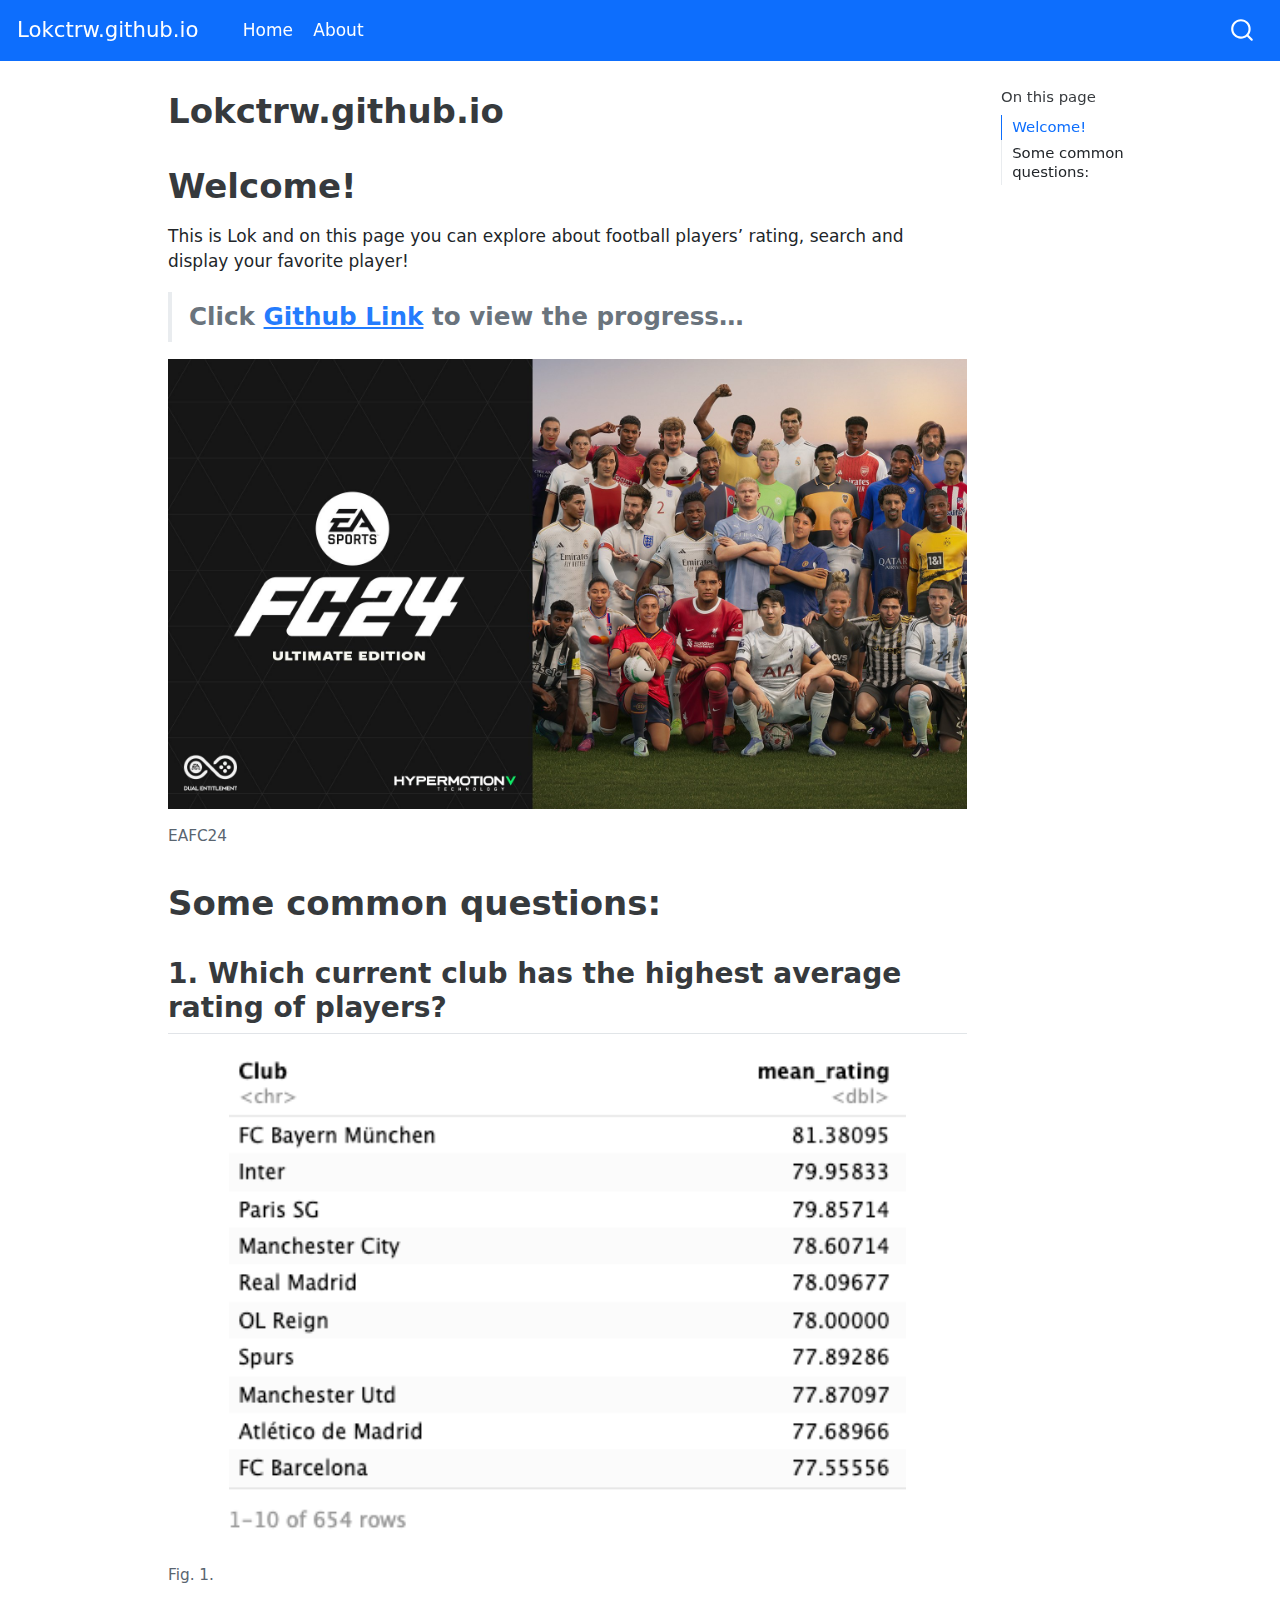
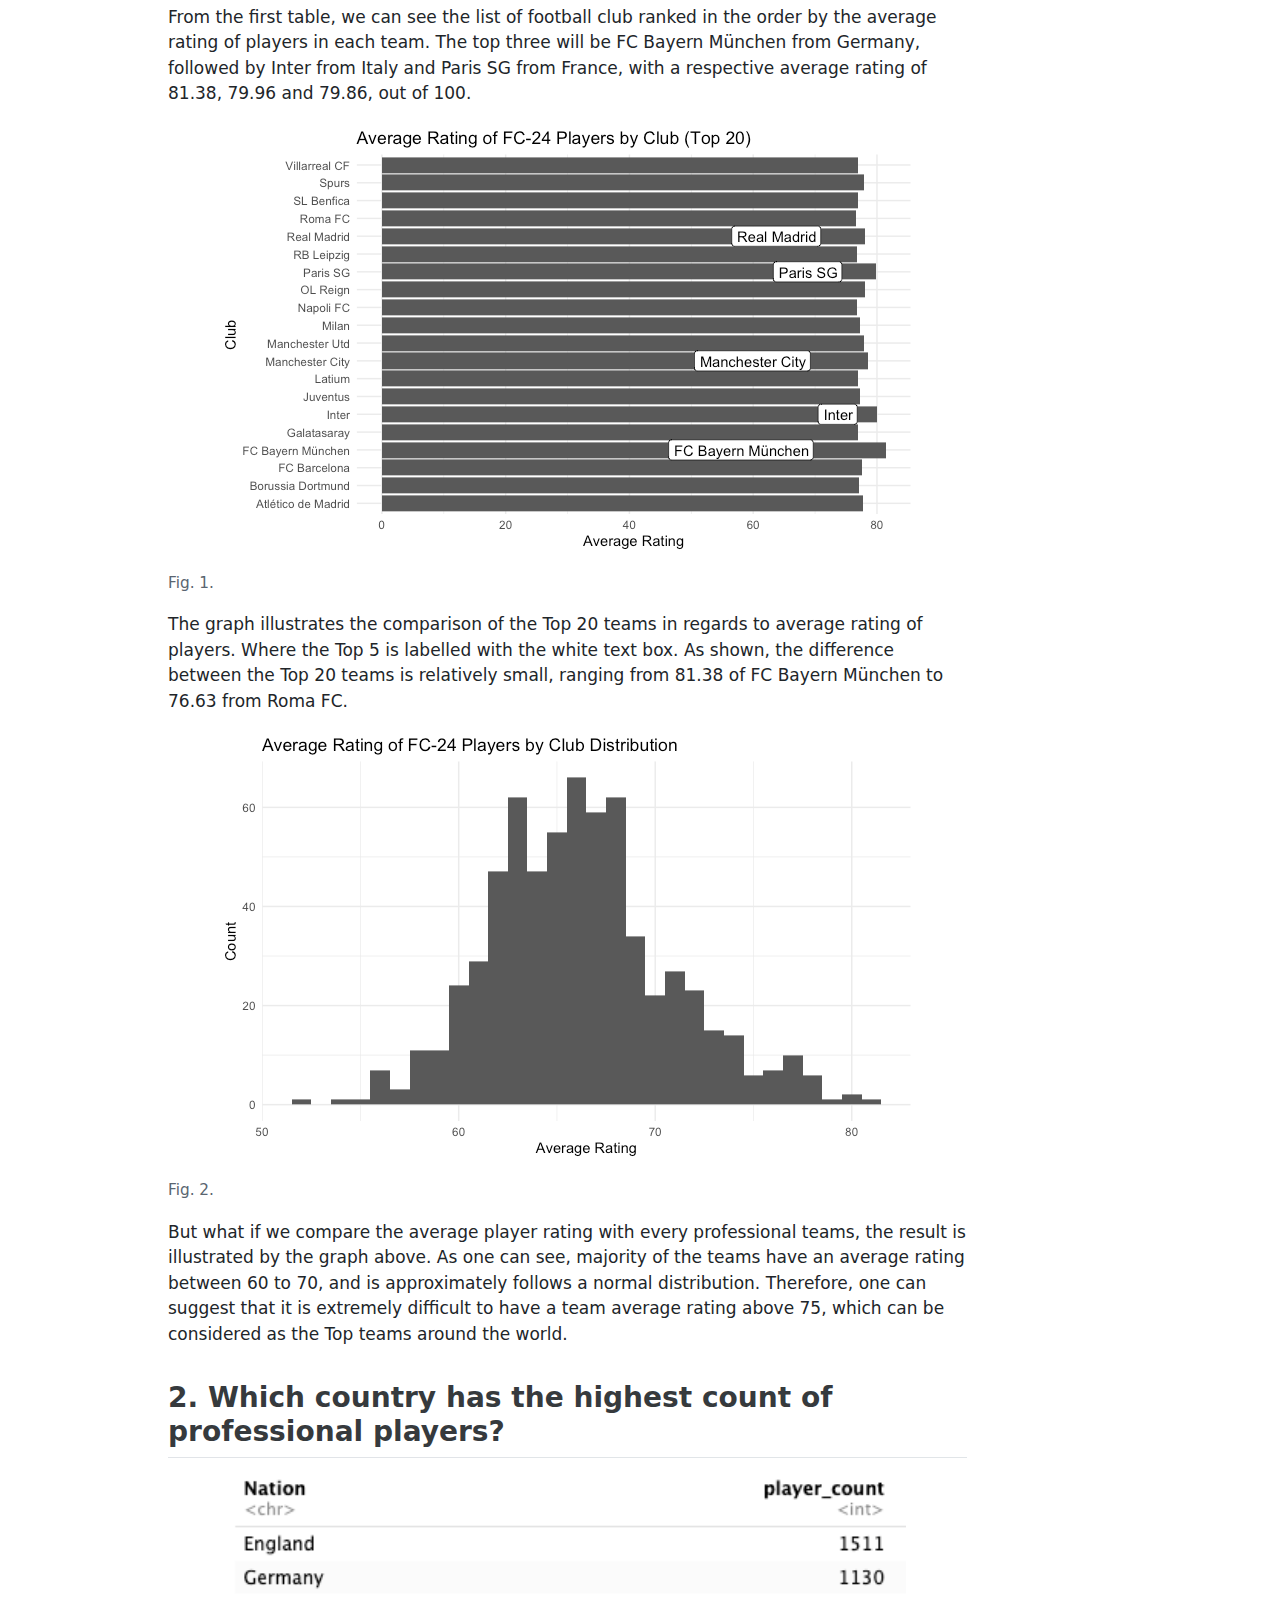
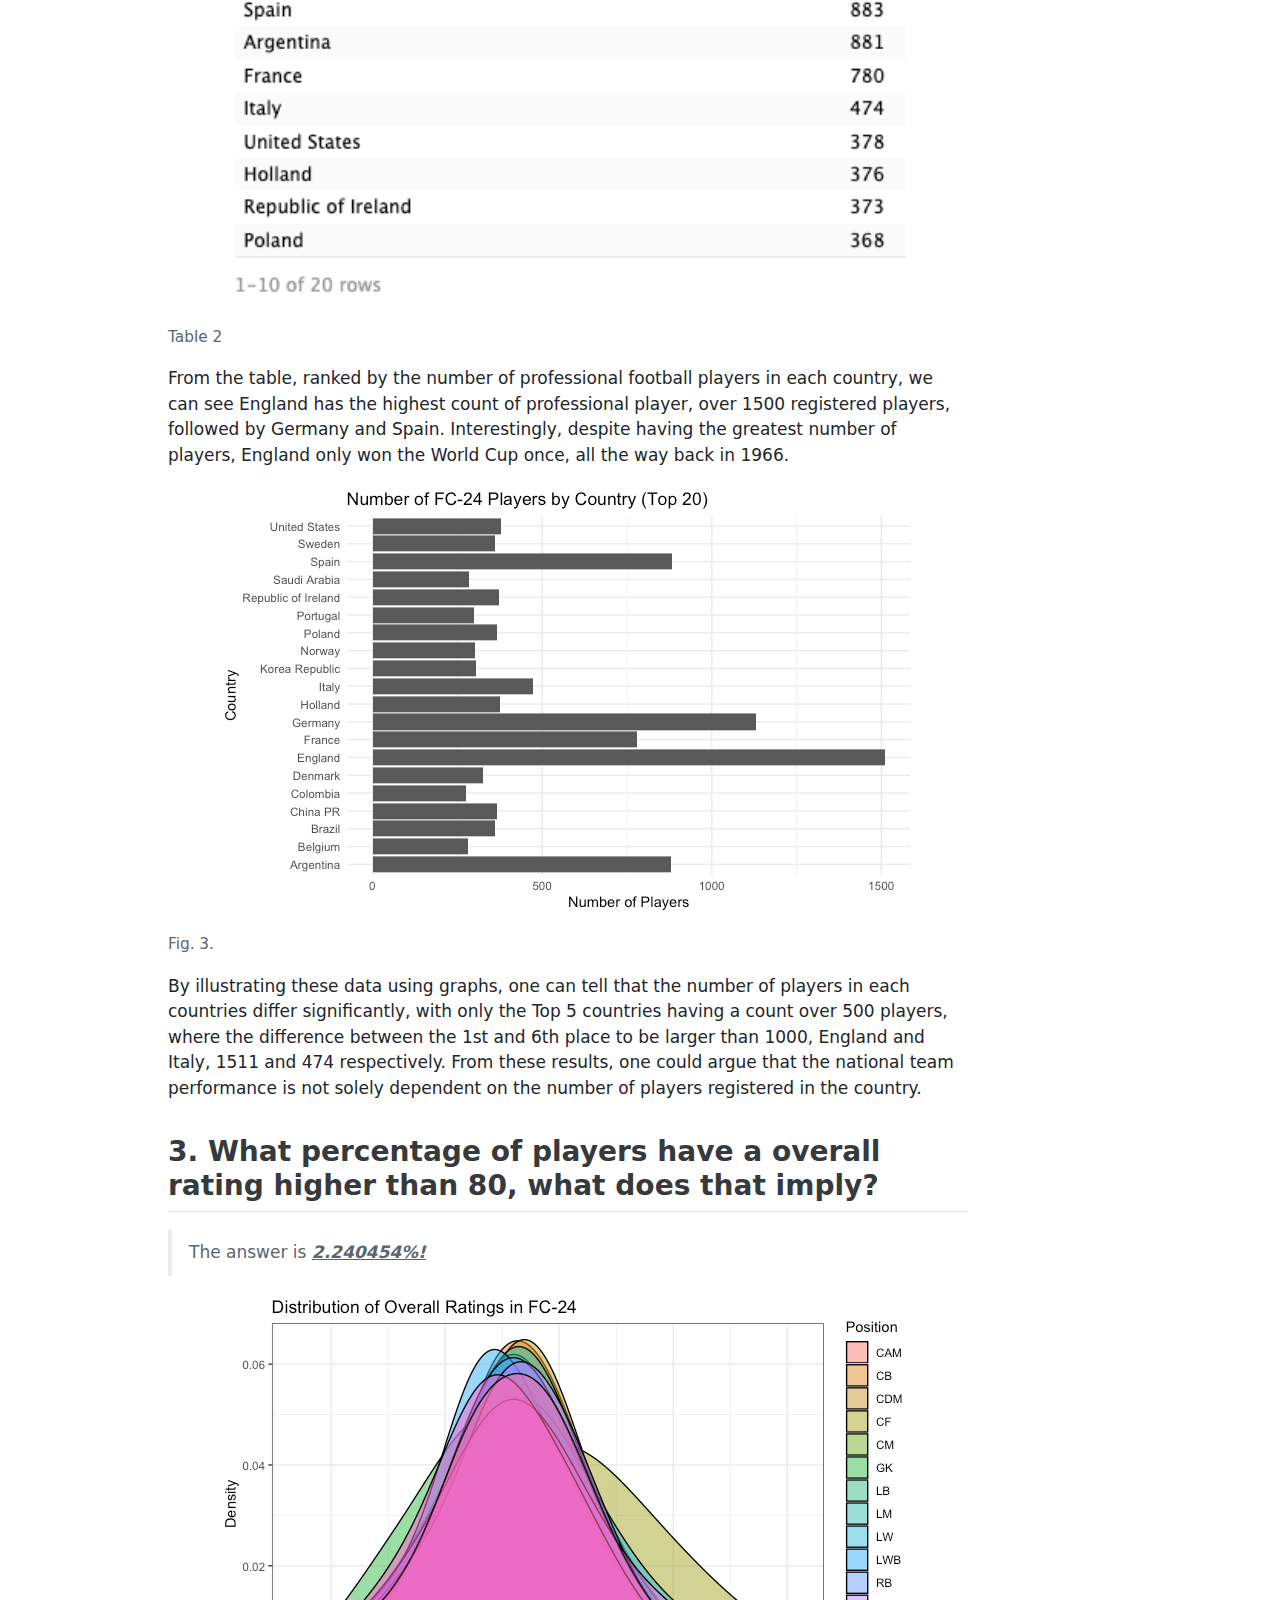
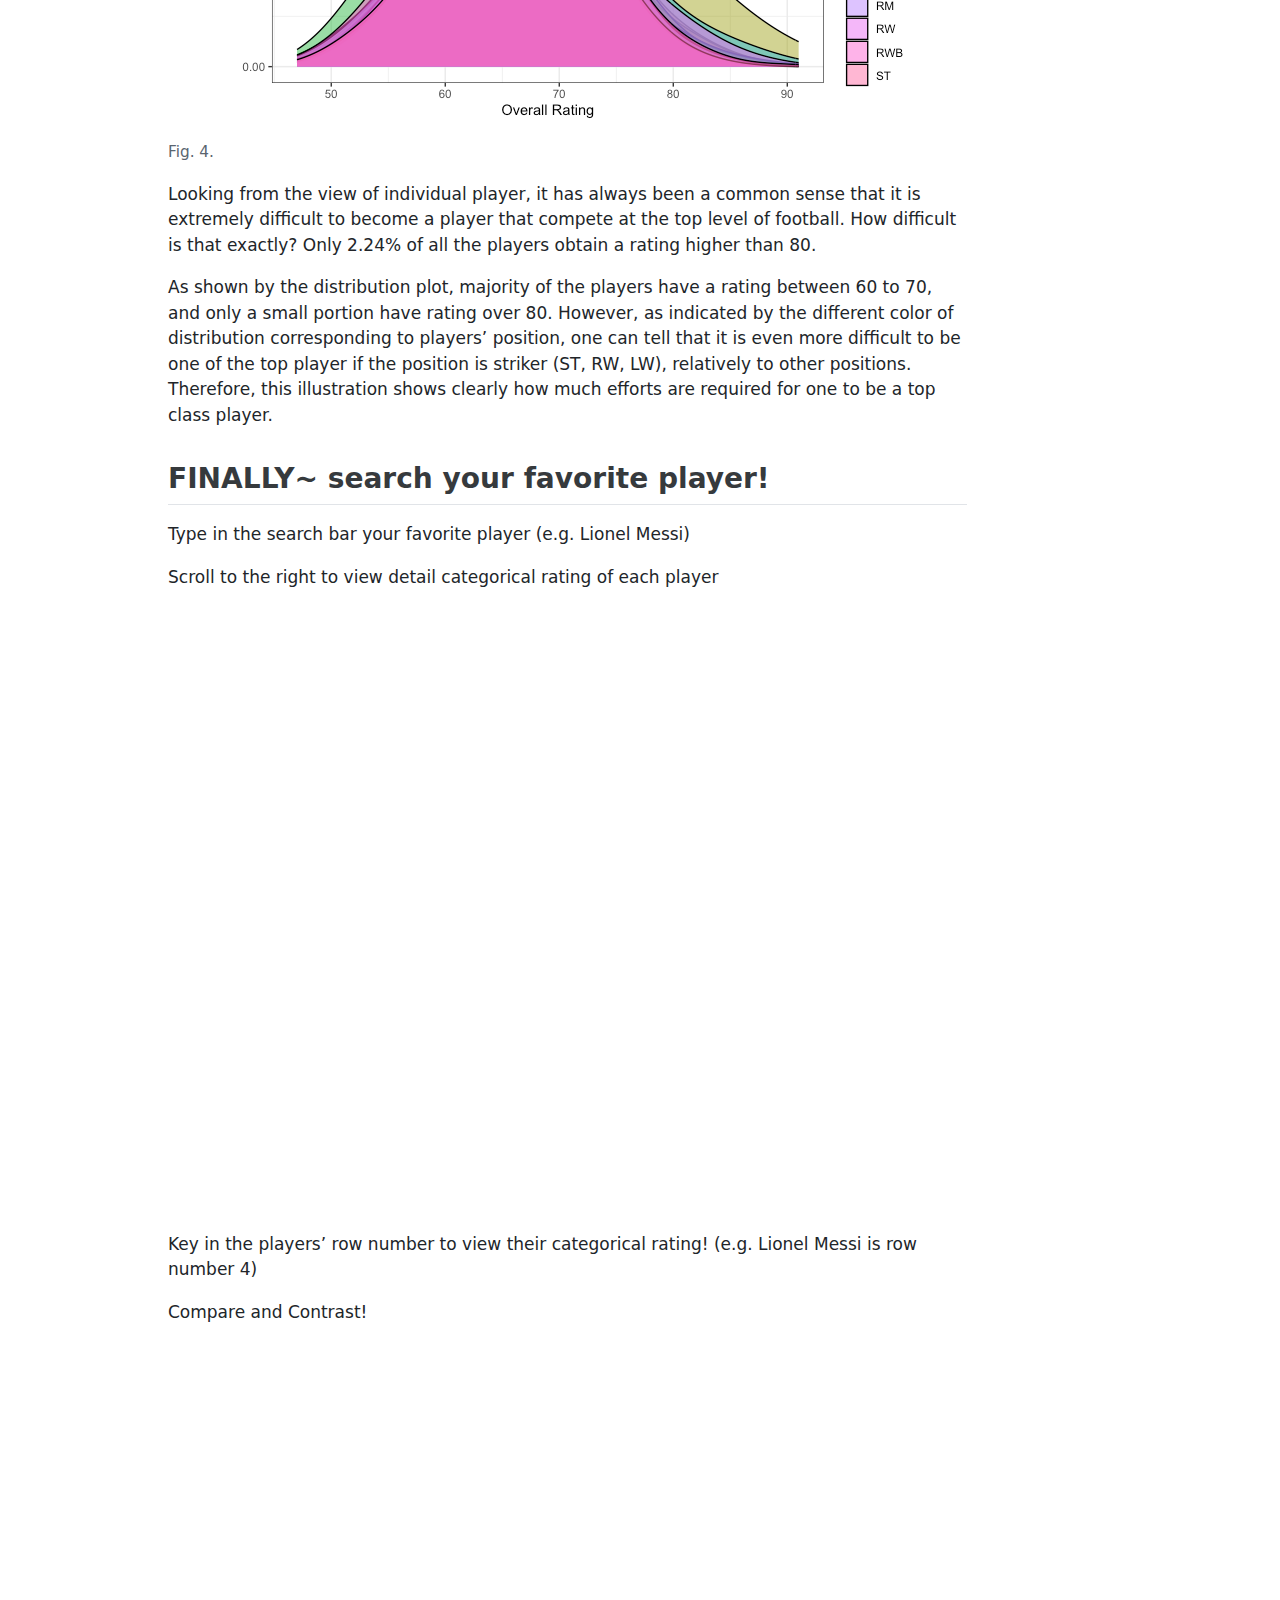
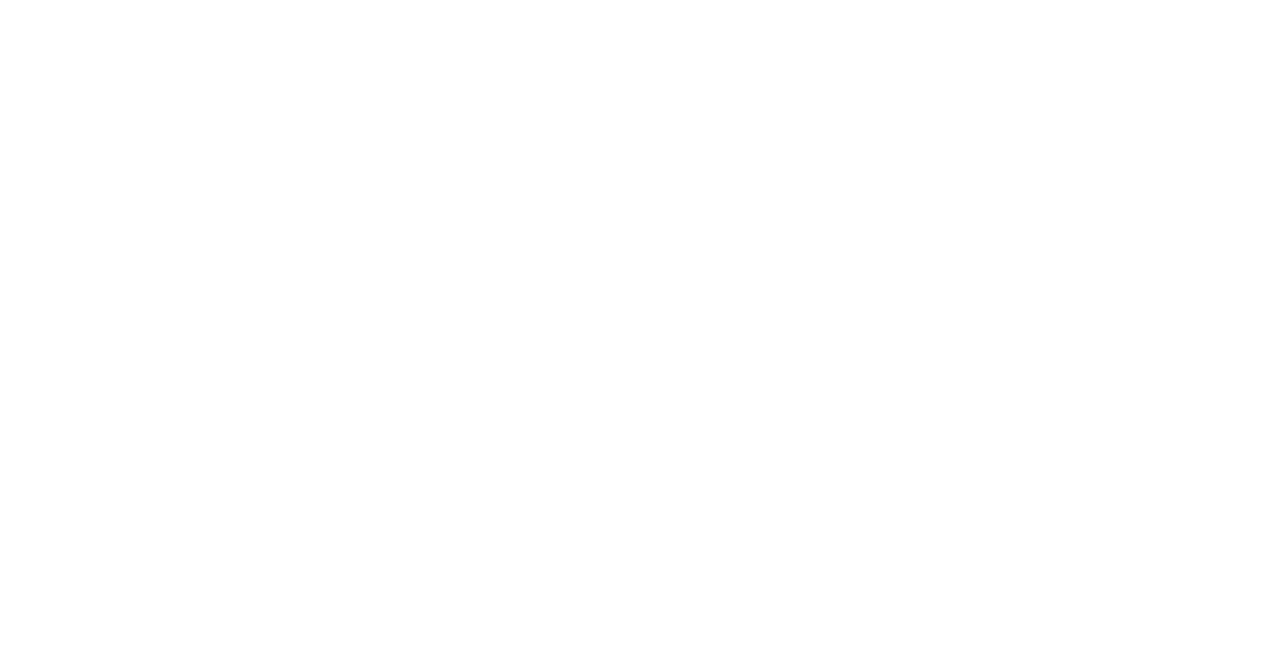
<file: docs/index.html>
<!DOCTYPE html>
<html xmlns="http://www.w3.org/1999/xhtml" lang="en" xml:lang="en"><head>

<meta charset="utf-8">
<meta name="generator" content="quarto-1.3.353">

<meta name="viewport" content="width=device-width, initial-scale=1.0, user-scalable=yes">


<title>Lokctrw.github.io</title>
<style>
code{white-space: pre-wrap;}
span.smallcaps{font-variant: small-caps;}
div.columns{display: flex; gap: min(4vw, 1.5em);}
div.column{flex: auto; overflow-x: auto;}
div.hanging-indent{margin-left: 1.5em; text-indent: -1.5em;}
ul.task-list{list-style: none;}
ul.task-list li input[type="checkbox"] {
  width: 0.8em;
  margin: 0 0.8em 0.2em -1em; /* quarto-specific, see https://github.com/quarto-dev/quarto-cli/issues/4556 */ 
  vertical-align: middle;
}
</style>


<script src="site_libs/quarto-nav/quarto-nav.js"></script>
<script src="site_libs/quarto-nav/headroom.min.js"></script>
<script src="site_libs/clipboard/clipboard.min.js"></script>
<script src="site_libs/quarto-search/autocomplete.umd.js"></script>
<script src="site_libs/quarto-search/fuse.min.js"></script>
<script src="site_libs/quarto-search/quarto-search.js"></script>
<meta name="quarto:offset" content="./">
<script src="site_libs/quarto-html/quarto.js"></script>
<script src="site_libs/quarto-html/popper.min.js"></script>
<script src="site_libs/quarto-html/tippy.umd.min.js"></script>
<script src="site_libs/quarto-html/anchor.min.js"></script>
<link href="site_libs/quarto-html/tippy.css" rel="stylesheet">
<link href="site_libs/quarto-html/quarto-syntax-highlighting.css" rel="stylesheet" id="quarto-text-highlighting-styles">
<script src="site_libs/bootstrap/bootstrap.min.js"></script>
<link href="site_libs/bootstrap/bootstrap-icons.css" rel="stylesheet">
<link href="site_libs/bootstrap/bootstrap.min.css" rel="stylesheet" id="quarto-bootstrap" data-mode="light">
<script id="quarto-search-options" type="application/json">{
  "location": "navbar",
  "copy-button": false,
  "collapse-after": 3,
  "panel-placement": "end",
  "type": "overlay",
  "limit": 20,
  "language": {
    "search-no-results-text": "No results",
    "search-matching-documents-text": "matching documents",
    "search-copy-link-title": "Copy link to search",
    "search-hide-matches-text": "Hide additional matches",
    "search-more-match-text": "more match in this document",
    "search-more-matches-text": "more matches in this document",
    "search-clear-button-title": "Clear",
    "search-detached-cancel-button-title": "Cancel",
    "search-submit-button-title": "Submit"
  }
}</script>


<link rel="stylesheet" href="styles.css">
</head>

<body class="nav-fixed">

<div id="quarto-search-results"></div>
  <header id="quarto-header" class="headroom fixed-top">
    <nav class="navbar navbar-expand-lg navbar-dark ">
      <div class="navbar-container container-fluid">
      <div class="navbar-brand-container">
    <a class="navbar-brand" href="./index.html">
    <span class="navbar-title">Lokctrw.github.io</span>
    </a>
  </div>
            <div id="quarto-search" class="" title="Search"></div>
          <button class="navbar-toggler" type="button" data-bs-toggle="collapse" data-bs-target="#navbarCollapse" aria-controls="navbarCollapse" aria-expanded="false" aria-label="Toggle navigation" onclick="if (window.quartoToggleHeadroom) { window.quartoToggleHeadroom(); }">
  <span class="navbar-toggler-icon"></span>
</button>
          <div class="collapse navbar-collapse" id="navbarCollapse">
            <ul class="navbar-nav navbar-nav-scroll me-auto">
  <li class="nav-item">
    <a class="nav-link active" href="./index.html" rel="" target="" aria-current="page">
 <span class="menu-text">Home</span></a>
  </li>  
  <li class="nav-item">
    <a class="nav-link" href="./about.html" rel="" target="">
 <span class="menu-text">About</span></a>
  </li>  
</ul>
            <div class="quarto-navbar-tools ms-auto">
</div>
          </div> <!-- /navcollapse -->
      </div> <!-- /container-fluid -->
    </nav>
</header>
<!-- content -->
<div id="quarto-content" class="quarto-container page-columns page-rows-contents page-layout-article page-navbar">
<!-- sidebar -->
<!-- margin-sidebar -->
    <div id="quarto-margin-sidebar" class="sidebar margin-sidebar">
        <nav id="TOC" role="doc-toc" class="toc-active">
    <h2 id="toc-title">On this page</h2>
   
  <ul>
  <li><a href="#welcome" id="toc-welcome" class="nav-link active" data-scroll-target="#welcome">Welcome!</a></li>
  <li><a href="#some-common-questions" id="toc-some-common-questions" class="nav-link" data-scroll-target="#some-common-questions">Some common questions:</a>
  <ul class="collapse">
  <li><a href="#which-current-club-has-the-highest-average-rating-of-players" id="toc-which-current-club-has-the-highest-average-rating-of-players" class="nav-link" data-scroll-target="#which-current-club-has-the-highest-average-rating-of-players">1. Which current club has the highest average rating of players?</a></li>
  <li><a href="#which-country-has-the-highest-count-of-professional-players" id="toc-which-country-has-the-highest-count-of-professional-players" class="nav-link" data-scroll-target="#which-country-has-the-highest-count-of-professional-players">2. Which country has the highest count of professional players?</a></li>
  <li><a href="#what-percentage-of-players-have-a-overall-rating-higher-than-80-what-does-that-imply" id="toc-what-percentage-of-players-have-a-overall-rating-higher-than-80-what-does-that-imply" class="nav-link" data-scroll-target="#what-percentage-of-players-have-a-overall-rating-higher-than-80-what-does-that-imply">3. What percentage of players have a overall rating higher than 80, what does that imply?</a></li>
  <li><a href="#finally-search-your-favorite-player" id="toc-finally-search-your-favorite-player" class="nav-link" data-scroll-target="#finally-search-your-favorite-player">FINALLY~ search your favorite player!</a></li>
  </ul></li>
  </ul>
</nav>
    </div>
<!-- main -->
<main class="content" id="quarto-document-content">

<header id="title-block-header" class="quarto-title-block default">
<div class="quarto-title">
<h1 class="title">Lokctrw.github.io</h1>
</div>



<div class="quarto-title-meta">

    
  
    
  </div>
  

</header>

<section id="welcome" class="level1">
<h1>Welcome!</h1>
<p>This is Lok and on this page you can explore about football players’ rating, search and display your favorite player!</p>
<blockquote class="blockquote">
<h3 id="sec-github-link" class="anchored" data-anchor-id="welcome">Click <a href="https://github.com/Lokctrw/NM2207">Github Link</a> to view the progress…</h3>
</blockquote>
<div class="quarto-figure quarto-figure-center">
<figure class="figure">
<p><img src="eafc24.jpeg" class="img-fluid figure-img"></p>
<figcaption class="figure-caption">EAFC24</figcaption>
</figure>
</div>
</section>
<section id="some-common-questions" class="level1">
<h1>Some common questions:</h1>
<section id="which-current-club-has-the-highest-average-rating-of-players" class="level2">
<h2 class="anchored" data-anchor-id="which-current-club-has-the-highest-average-rating-of-players">1. Which current club has the highest average rating of players?</h2>
<div class="quarto-figure quarto-figure-center">
<figure class="figure">
<p><img src="club_average_rating_table.png" class="img-fluid figure-img" width="677"></p>
<figcaption class="figure-caption">Fig. 1.</figcaption>
</figure>
</div>
<p>From the first table, we can see the list of football club ranked in the order by the average rating of players in each team. The top three will be FC Bayern München from Germany, followed by Inter from Italy and Paris SG from France, with a respective average rating of 81.38, 79.96 and 79.86, out of 100.</p>
<div class="quarto-figure quarto-figure-center">
<figure class="figure">
<p><img src="average_rating_by_club_top_20.png" class="img-fluid figure-img"></p>
<figcaption class="figure-caption">Fig. 1.</figcaption>
</figure>
</div>
<p>The graph illustrates the comparison of the Top 20 teams in regards to average rating of players. Where the Top 5 is labelled with the white text box. As shown, the difference between the Top 20 teams is relatively small, ranging from 81.38 of FC Bayern München to 76.63 from Roma FC.</p>
<div class="quarto-figure quarto-figure-center">
<figure class="figure">
<p><img src="average_rating_club_distribution.png" class="img-fluid figure-img"></p>
<figcaption class="figure-caption">Fig. 2.</figcaption>
</figure>
</div>
<p>But what if we compare the average player rating with every professional teams, the result is illustrated by the graph above. As one can see, majority of the teams have an average rating between 60 to 70, and is approximately follows a normal distribution. Therefore, one can suggest that it is extremely difficult to have a team average rating above 75, which can be considered as the Top teams around the world.</p>
</section>
<section id="which-country-has-the-highest-count-of-professional-players" class="level2">
<h2 class="anchored" data-anchor-id="which-country-has-the-highest-count-of-professional-players">2. Which country has the highest count of professional players?</h2>
<div class="quarto-figure quarto-figure-center">
<figure class="figure">
<p><img src="player_count_by_nation_table.png" class="img-fluid figure-img" width="677"></p>
<figcaption class="figure-caption">Table 2</figcaption>
</figure>
</div>
<p>From the table, ranked by the number of professional football players in each country, we can see England has the highest count of professional player, over 1500 registered players, followed by Germany and Spain. Interestingly, despite having the greatest number of players, England only won the World Cup once, all the way back in 1966.</p>
<div class="quarto-figure quarto-figure-center">
<figure class="figure">
<p><img src="number_of_player_by country.png" class="img-fluid figure-img"></p>
<figcaption class="figure-caption">Fig. 3.</figcaption>
</figure>
</div>
<p>By illustrating these data using graphs, one can tell that the number of players in each countries differ significantly, with only the Top 5 countries having a count over 500 players, where the difference between the 1st and 6th place to be larger than 1000, England and Italy, 1511 and 474 respectively. From these results, one could argue that the national team performance is not solely dependent on the number of players registered in the country.</p>
</section>
<section id="what-percentage-of-players-have-a-overall-rating-higher-than-80-what-does-that-imply" class="level2">
<h2 class="anchored" data-anchor-id="what-percentage-of-players-have-a-overall-rating-higher-than-80-what-does-that-imply">3. What percentage of players have a overall rating higher than 80, what does that imply?</h2>
<blockquote class="blockquote">
<p>The answer is <u><strong><em>2.240454%!</em></strong></u></p>
</blockquote>
<div class="quarto-figure quarto-figure-center">
<figure class="figure">
<p><img src="distribution_of_overall_ratings.png" class="img-fluid figure-img"></p>
<figcaption class="figure-caption">Fig. 4.</figcaption>
</figure>
</div>
<p>Looking from the view of individual player, it has always been a common sense that it is extremely difficult to become a player that compete at the top level of football. How difficult is that exactly? Only 2.24% of all the players obtain a rating higher than 80.</p>
<p>As shown by the distribution plot, majority of the players have a rating between 60 to 70, and only a small portion have rating over 80. However, as indicated by the different color of distribution corresponding to players’ position, one can tell that it is even more difficult to be one of the top player if the position is striker (ST, RW, LW), relatively to other positions. Therefore, this illustration shows clearly how much efforts are required for one to be a top class player.</p>
</section>
<section id="finally-search-your-favorite-player" class="level2">
<h2 class="anchored" data-anchor-id="finally-search-your-favorite-player">FINALLY~ search your favorite player!</h2>
<p>Type in the search bar your favorite player (e.g.&nbsp;Lionel Messi)</p>
<p>Scroll to the right to view detail categorical rating of each player</p>
<iframe height="600" width="100%" frameborder="no" src="https://lokctrw.shinyapps.io/search_engine/">
</iframe>
<p>Key in the players’ row number to view their categorical rating! (e.g.&nbsp;Lionel Messi is row number 4)</p>
<p>Compare and Contrast!</p>
<iframe height="400" width="100%" frameborder="no" src="https://lokctrw.shinyapps.io/radar/">
</iframe>
<iframe height="400" width="100%" frameborder="no" src="https://lokctrw.shinyapps.io/radar/">
</iframe>


</section>
</section>

</main> <!-- /main -->
<script id="quarto-html-after-body" type="application/javascript">
window.document.addEventListener("DOMContentLoaded", function (event) {
  const toggleBodyColorMode = (bsSheetEl) => {
    const mode = bsSheetEl.getAttribute("data-mode");
    const bodyEl = window.document.querySelector("body");
    if (mode === "dark") {
      bodyEl.classList.add("quarto-dark");
      bodyEl.classList.remove("quarto-light");
    } else {
      bodyEl.classList.add("quarto-light");
      bodyEl.classList.remove("quarto-dark");
    }
  }
  const toggleBodyColorPrimary = () => {
    const bsSheetEl = window.document.querySelector("link#quarto-bootstrap");
    if (bsSheetEl) {
      toggleBodyColorMode(bsSheetEl);
    }
  }
  toggleBodyColorPrimary();  
  const icon = "";
  const anchorJS = new window.AnchorJS();
  anchorJS.options = {
    placement: 'right',
    icon: icon
  };
  anchorJS.add('.anchored');
  const isCodeAnnotation = (el) => {
    for (const clz of el.classList) {
      if (clz.startsWith('code-annotation-')) {                     
        return true;
      }
    }
    return false;
  }
  const clipboard = new window.ClipboardJS('.code-copy-button', {
    text: function(trigger) {
      const codeEl = trigger.previousElementSibling.cloneNode(true);
      for (const childEl of codeEl.children) {
        if (isCodeAnnotation(childEl)) {
          childEl.remove();
        }
      }
      return codeEl.innerText;
    }
  });
  clipboard.on('success', function(e) {
    // button target
    const button = e.trigger;
    // don't keep focus
    button.blur();
    // flash "checked"
    button.classList.add('code-copy-button-checked');
    var currentTitle = button.getAttribute("title");
    button.setAttribute("title", "Copied!");
    let tooltip;
    if (window.bootstrap) {
      button.setAttribute("data-bs-toggle", "tooltip");
      button.setAttribute("data-bs-placement", "left");
      button.setAttribute("data-bs-title", "Copied!");
      tooltip = new bootstrap.Tooltip(button, 
        { trigger: "manual", 
          customClass: "code-copy-button-tooltip",
          offset: [0, -8]});
      tooltip.show();    
    }
    setTimeout(function() {
      if (tooltip) {
        tooltip.hide();
        button.removeAttribute("data-bs-title");
        button.removeAttribute("data-bs-toggle");
        button.removeAttribute("data-bs-placement");
      }
      button.setAttribute("title", currentTitle);
      button.classList.remove('code-copy-button-checked');
    }, 1000);
    // clear code selection
    e.clearSelection();
  });
  function tippyHover(el, contentFn) {
    const config = {
      allowHTML: true,
      content: contentFn,
      maxWidth: 500,
      delay: 100,
      arrow: false,
      appendTo: function(el) {
          return el.parentElement;
      },
      interactive: true,
      interactiveBorder: 10,
      theme: 'quarto',
      placement: 'bottom-start'
    };
    window.tippy(el, config); 
  }
  const noterefs = window.document.querySelectorAll('a[role="doc-noteref"]');
  for (var i=0; i<noterefs.length; i++) {
    const ref = noterefs[i];
    tippyHover(ref, function() {
      // use id or data attribute instead here
      let href = ref.getAttribute('data-footnote-href') || ref.getAttribute('href');
      try { href = new URL(href).hash; } catch {}
      const id = href.replace(/^#\/?/, "");
      const note = window.document.getElementById(id);
      return note.innerHTML;
    });
  }
      let selectedAnnoteEl;
      const selectorForAnnotation = ( cell, annotation) => {
        let cellAttr = 'data-code-cell="' + cell + '"';
        let lineAttr = 'data-code-annotation="' +  annotation + '"';
        const selector = 'span[' + cellAttr + '][' + lineAttr + ']';
        return selector;
      }
      const selectCodeLines = (annoteEl) => {
        const doc = window.document;
        const targetCell = annoteEl.getAttribute("data-target-cell");
        const targetAnnotation = annoteEl.getAttribute("data-target-annotation");
        const annoteSpan = window.document.querySelector(selectorForAnnotation(targetCell, targetAnnotation));
        const lines = annoteSpan.getAttribute("data-code-lines").split(",");
        const lineIds = lines.map((line) => {
          return targetCell + "-" + line;
        })
        let top = null;
        let height = null;
        let parent = null;
        if (lineIds.length > 0) {
            //compute the position of the single el (top and bottom and make a div)
            const el = window.document.getElementById(lineIds[0]);
            top = el.offsetTop;
            height = el.offsetHeight;
            parent = el.parentElement.parentElement;
          if (lineIds.length > 1) {
            const lastEl = window.document.getElementById(lineIds[lineIds.length - 1]);
            const bottom = lastEl.offsetTop + lastEl.offsetHeight;
            height = bottom - top;
          }
          if (top !== null && height !== null && parent !== null) {
            // cook up a div (if necessary) and position it 
            let div = window.document.getElementById("code-annotation-line-highlight");
            if (div === null) {
              div = window.document.createElement("div");
              div.setAttribute("id", "code-annotation-line-highlight");
              div.style.position = 'absolute';
              parent.appendChild(div);
            }
            div.style.top = top - 2 + "px";
            div.style.height = height + 4 + "px";
            let gutterDiv = window.document.getElementById("code-annotation-line-highlight-gutter");
            if (gutterDiv === null) {
              gutterDiv = window.document.createElement("div");
              gutterDiv.setAttribute("id", "code-annotation-line-highlight-gutter");
              gutterDiv.style.position = 'absolute';
              const codeCell = window.document.getElementById(targetCell);
              const gutter = codeCell.querySelector('.code-annotation-gutter');
              gutter.appendChild(gutterDiv);
            }
            gutterDiv.style.top = top - 2 + "px";
            gutterDiv.style.height = height + 4 + "px";
          }
          selectedAnnoteEl = annoteEl;
        }
      };
      const unselectCodeLines = () => {
        const elementsIds = ["code-annotation-line-highlight", "code-annotation-line-highlight-gutter"];
        elementsIds.forEach((elId) => {
          const div = window.document.getElementById(elId);
          if (div) {
            div.remove();
          }
        });
        selectedAnnoteEl = undefined;
      };
      // Attach click handler to the DT
      const annoteDls = window.document.querySelectorAll('dt[data-target-cell]');
      for (const annoteDlNode of annoteDls) {
        annoteDlNode.addEventListener('click', (event) => {
          const clickedEl = event.target;
          if (clickedEl !== selectedAnnoteEl) {
            unselectCodeLines();
            const activeEl = window.document.querySelector('dt[data-target-cell].code-annotation-active');
            if (activeEl) {
              activeEl.classList.remove('code-annotation-active');
            }
            selectCodeLines(clickedEl);
            clickedEl.classList.add('code-annotation-active');
          } else {
            // Unselect the line
            unselectCodeLines();
            clickedEl.classList.remove('code-annotation-active');
          }
        });
      }
  const findCites = (el) => {
    const parentEl = el.parentElement;
    if (parentEl) {
      const cites = parentEl.dataset.cites;
      if (cites) {
        return {
          el,
          cites: cites.split(' ')
        };
      } else {
        return findCites(el.parentElement)
      }
    } else {
      return undefined;
    }
  };
  var bibliorefs = window.document.querySelectorAll('a[role="doc-biblioref"]');
  for (var i=0; i<bibliorefs.length; i++) {
    const ref = bibliorefs[i];
    const citeInfo = findCites(ref);
    if (citeInfo) {
      tippyHover(citeInfo.el, function() {
        var popup = window.document.createElement('div');
        citeInfo.cites.forEach(function(cite) {
          var citeDiv = window.document.createElement('div');
          citeDiv.classList.add('hanging-indent');
          citeDiv.classList.add('csl-entry');
          var biblioDiv = window.document.getElementById('ref-' + cite);
          if (biblioDiv) {
            citeDiv.innerHTML = biblioDiv.innerHTML;
          }
          popup.appendChild(citeDiv);
        });
        return popup.innerHTML;
      });
    }
  }
});
</script>
</div> <!-- /content -->



</body></html>
</file>
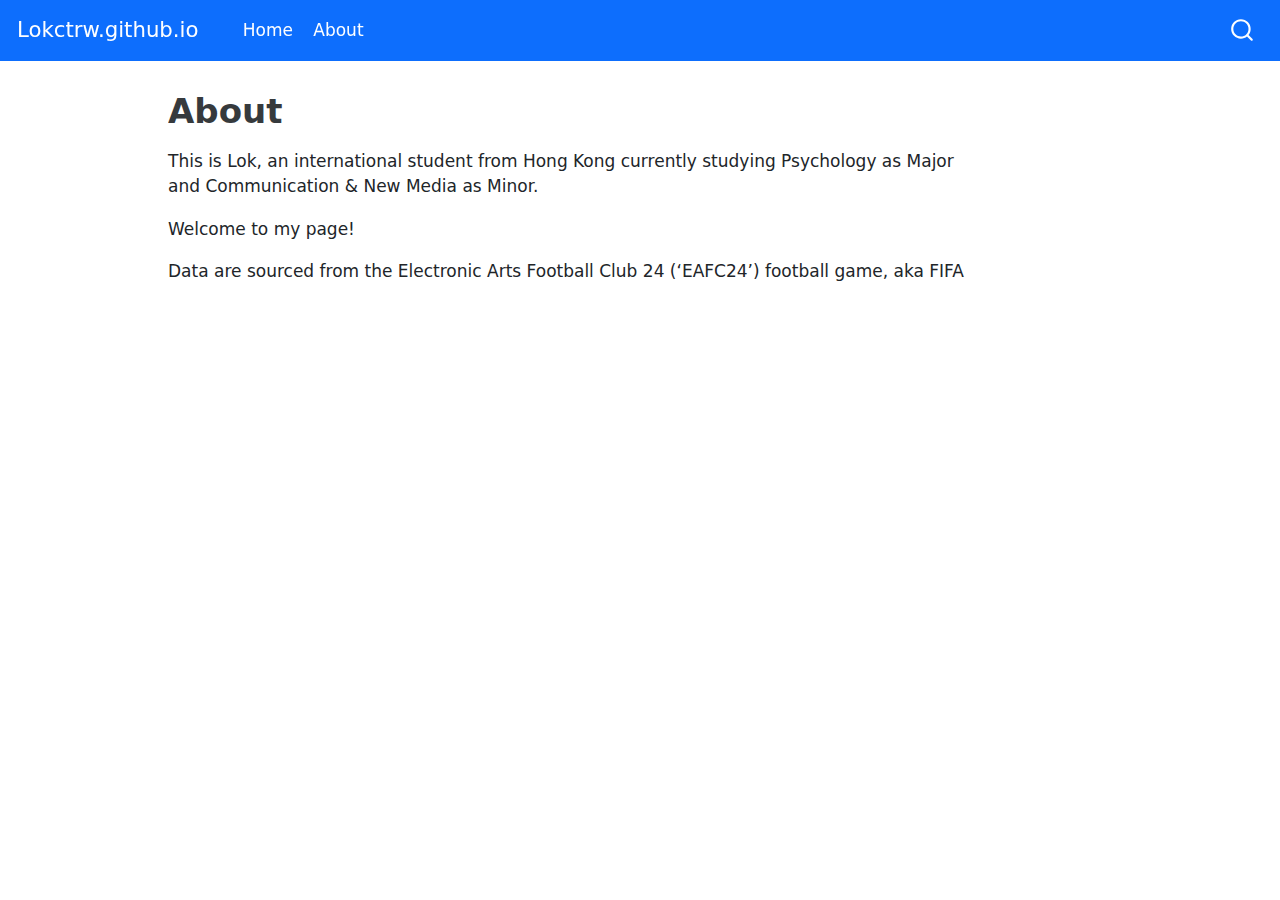
<file: docs/about.html>
<!DOCTYPE html>
<html xmlns="http://www.w3.org/1999/xhtml" lang="en" xml:lang="en"><head>

<meta charset="utf-8">
<meta name="generator" content="quarto-1.3.353">

<meta name="viewport" content="width=device-width, initial-scale=1.0, user-scalable=yes">


<title>Lokctrw.github.io - About</title>
<style>
code{white-space: pre-wrap;}
span.smallcaps{font-variant: small-caps;}
div.columns{display: flex; gap: min(4vw, 1.5em);}
div.column{flex: auto; overflow-x: auto;}
div.hanging-indent{margin-left: 1.5em; text-indent: -1.5em;}
ul.task-list{list-style: none;}
ul.task-list li input[type="checkbox"] {
  width: 0.8em;
  margin: 0 0.8em 0.2em -1em; /* quarto-specific, see https://github.com/quarto-dev/quarto-cli/issues/4556 */ 
  vertical-align: middle;
}
</style>


<script src="site_libs/quarto-nav/quarto-nav.js"></script>
<script src="site_libs/quarto-nav/headroom.min.js"></script>
<script src="site_libs/clipboard/clipboard.min.js"></script>
<script src="site_libs/quarto-search/autocomplete.umd.js"></script>
<script src="site_libs/quarto-search/fuse.min.js"></script>
<script src="site_libs/quarto-search/quarto-search.js"></script>
<meta name="quarto:offset" content="./">
<script src="site_libs/quarto-html/quarto.js"></script>
<script src="site_libs/quarto-html/popper.min.js"></script>
<script src="site_libs/quarto-html/tippy.umd.min.js"></script>
<script src="site_libs/quarto-html/anchor.min.js"></script>
<link href="site_libs/quarto-html/tippy.css" rel="stylesheet">
<link href="site_libs/quarto-html/quarto-syntax-highlighting.css" rel="stylesheet" id="quarto-text-highlighting-styles">
<script src="site_libs/bootstrap/bootstrap.min.js"></script>
<link href="site_libs/bootstrap/bootstrap-icons.css" rel="stylesheet">
<link href="site_libs/bootstrap/bootstrap.min.css" rel="stylesheet" id="quarto-bootstrap" data-mode="light">
<script id="quarto-search-options" type="application/json">{
  "location": "navbar",
  "copy-button": false,
  "collapse-after": 3,
  "panel-placement": "end",
  "type": "overlay",
  "limit": 20,
  "language": {
    "search-no-results-text": "No results",
    "search-matching-documents-text": "matching documents",
    "search-copy-link-title": "Copy link to search",
    "search-hide-matches-text": "Hide additional matches",
    "search-more-match-text": "more match in this document",
    "search-more-matches-text": "more matches in this document",
    "search-clear-button-title": "Clear",
    "search-detached-cancel-button-title": "Cancel",
    "search-submit-button-title": "Submit"
  }
}</script>


<link rel="stylesheet" href="styles.css">
</head>

<body class="nav-fixed">

<div id="quarto-search-results"></div>
  <header id="quarto-header" class="headroom fixed-top">
    <nav class="navbar navbar-expand-lg navbar-dark ">
      <div class="navbar-container container-fluid">
      <div class="navbar-brand-container">
    <a class="navbar-brand" href="./index.html">
    <span class="navbar-title">Lokctrw.github.io</span>
    </a>
  </div>
            <div id="quarto-search" class="" title="Search"></div>
          <button class="navbar-toggler" type="button" data-bs-toggle="collapse" data-bs-target="#navbarCollapse" aria-controls="navbarCollapse" aria-expanded="false" aria-label="Toggle navigation" onclick="if (window.quartoToggleHeadroom) { window.quartoToggleHeadroom(); }">
  <span class="navbar-toggler-icon"></span>
</button>
          <div class="collapse navbar-collapse" id="navbarCollapse">
            <ul class="navbar-nav navbar-nav-scroll me-auto">
  <li class="nav-item">
    <a class="nav-link" href="./index.html" rel="" target="">
 <span class="menu-text">Home</span></a>
  </li>  
  <li class="nav-item">
    <a class="nav-link active" href="./about.html" rel="" target="" aria-current="page">
 <span class="menu-text">About</span></a>
  </li>  
</ul>
            <div class="quarto-navbar-tools ms-auto">
</div>
          </div> <!-- /navcollapse -->
      </div> <!-- /container-fluid -->
    </nav>
</header>
<!-- content -->
<div id="quarto-content" class="quarto-container page-columns page-rows-contents page-layout-article page-navbar">
<!-- sidebar -->
<!-- margin-sidebar -->
    <div id="quarto-margin-sidebar" class="sidebar margin-sidebar">
        
    </div>
<!-- main -->
<main class="content" id="quarto-document-content">

<header id="title-block-header" class="quarto-title-block default">
<div class="quarto-title">
<h1 class="title">About</h1>
</div>



<div class="quarto-title-meta">

    
  
    
  </div>
  

</header>

<p>This is Lok, an international student from Hong Kong currently studying Psychology as Major and Communication &amp; New Media as Minor.</p>
<p>Welcome to my page!</p>
<p>Data are sourced from the Electronic Arts Football Club 24 (‘EAFC24’) football game, aka FIFA</p>



</main> <!-- /main -->
<script id="quarto-html-after-body" type="application/javascript">
window.document.addEventListener("DOMContentLoaded", function (event) {
  const toggleBodyColorMode = (bsSheetEl) => {
    const mode = bsSheetEl.getAttribute("data-mode");
    const bodyEl = window.document.querySelector("body");
    if (mode === "dark") {
      bodyEl.classList.add("quarto-dark");
      bodyEl.classList.remove("quarto-light");
    } else {
      bodyEl.classList.add("quarto-light");
      bodyEl.classList.remove("quarto-dark");
    }
  }
  const toggleBodyColorPrimary = () => {
    const bsSheetEl = window.document.querySelector("link#quarto-bootstrap");
    if (bsSheetEl) {
      toggleBodyColorMode(bsSheetEl);
    }
  }
  toggleBodyColorPrimary();  
  const icon = "";
  const anchorJS = new window.AnchorJS();
  anchorJS.options = {
    placement: 'right',
    icon: icon
  };
  anchorJS.add('.anchored');
  const isCodeAnnotation = (el) => {
    for (const clz of el.classList) {
      if (clz.startsWith('code-annotation-')) {                     
        return true;
      }
    }
    return false;
  }
  const clipboard = new window.ClipboardJS('.code-copy-button', {
    text: function(trigger) {
      const codeEl = trigger.previousElementSibling.cloneNode(true);
      for (const childEl of codeEl.children) {
        if (isCodeAnnotation(childEl)) {
          childEl.remove();
        }
      }
      return codeEl.innerText;
    }
  });
  clipboard.on('success', function(e) {
    // button target
    const button = e.trigger;
    // don't keep focus
    button.blur();
    // flash "checked"
    button.classList.add('code-copy-button-checked');
    var currentTitle = button.getAttribute("title");
    button.setAttribute("title", "Copied!");
    let tooltip;
    if (window.bootstrap) {
      button.setAttribute("data-bs-toggle", "tooltip");
      button.setAttribute("data-bs-placement", "left");
      button.setAttribute("data-bs-title", "Copied!");
      tooltip = new bootstrap.Tooltip(button, 
        { trigger: "manual", 
          customClass: "code-copy-button-tooltip",
          offset: [0, -8]});
      tooltip.show();    
    }
    setTimeout(function() {
      if (tooltip) {
        tooltip.hide();
        button.removeAttribute("data-bs-title");
        button.removeAttribute("data-bs-toggle");
        button.removeAttribute("data-bs-placement");
      }
      button.setAttribute("title", currentTitle);
      button.classList.remove('code-copy-button-checked');
    }, 1000);
    // clear code selection
    e.clearSelection();
  });
  function tippyHover(el, contentFn) {
    const config = {
      allowHTML: true,
      content: contentFn,
      maxWidth: 500,
      delay: 100,
      arrow: false,
      appendTo: function(el) {
          return el.parentElement;
      },
      interactive: true,
      interactiveBorder: 10,
      theme: 'quarto',
      placement: 'bottom-start'
    };
    window.tippy(el, config); 
  }
  const noterefs = window.document.querySelectorAll('a[role="doc-noteref"]');
  for (var i=0; i<noterefs.length; i++) {
    const ref = noterefs[i];
    tippyHover(ref, function() {
      // use id or data attribute instead here
      let href = ref.getAttribute('data-footnote-href') || ref.getAttribute('href');
      try { href = new URL(href).hash; } catch {}
      const id = href.replace(/^#\/?/, "");
      const note = window.document.getElementById(id);
      return note.innerHTML;
    });
  }
      let selectedAnnoteEl;
      const selectorForAnnotation = ( cell, annotation) => {
        let cellAttr = 'data-code-cell="' + cell + '"';
        let lineAttr = 'data-code-annotation="' +  annotation + '"';
        const selector = 'span[' + cellAttr + '][' + lineAttr + ']';
        return selector;
      }
      const selectCodeLines = (annoteEl) => {
        const doc = window.document;
        const targetCell = annoteEl.getAttribute("data-target-cell");
        const targetAnnotation = annoteEl.getAttribute("data-target-annotation");
        const annoteSpan = window.document.querySelector(selectorForAnnotation(targetCell, targetAnnotation));
        const lines = annoteSpan.getAttribute("data-code-lines").split(",");
        const lineIds = lines.map((line) => {
          return targetCell + "-" + line;
        })
        let top = null;
        let height = null;
        let parent = null;
        if (lineIds.length > 0) {
            //compute the position of the single el (top and bottom and make a div)
            const el = window.document.getElementById(lineIds[0]);
            top = el.offsetTop;
            height = el.offsetHeight;
            parent = el.parentElement.parentElement;
          if (lineIds.length > 1) {
            const lastEl = window.document.getElementById(lineIds[lineIds.length - 1]);
            const bottom = lastEl.offsetTop + lastEl.offsetHeight;
            height = bottom - top;
          }
          if (top !== null && height !== null && parent !== null) {
            // cook up a div (if necessary) and position it 
            let div = window.document.getElementById("code-annotation-line-highlight");
            if (div === null) {
              div = window.document.createElement("div");
              div.setAttribute("id", "code-annotation-line-highlight");
              div.style.position = 'absolute';
              parent.appendChild(div);
            }
            div.style.top = top - 2 + "px";
            div.style.height = height + 4 + "px";
            let gutterDiv = window.document.getElementById("code-annotation-line-highlight-gutter");
            if (gutterDiv === null) {
              gutterDiv = window.document.createElement("div");
              gutterDiv.setAttribute("id", "code-annotation-line-highlight-gutter");
              gutterDiv.style.position = 'absolute';
              const codeCell = window.document.getElementById(targetCell);
              const gutter = codeCell.querySelector('.code-annotation-gutter');
              gutter.appendChild(gutterDiv);
            }
            gutterDiv.style.top = top - 2 + "px";
            gutterDiv.style.height = height + 4 + "px";
          }
          selectedAnnoteEl = annoteEl;
        }
      };
      const unselectCodeLines = () => {
        const elementsIds = ["code-annotation-line-highlight", "code-annotation-line-highlight-gutter"];
        elementsIds.forEach((elId) => {
          const div = window.document.getElementById(elId);
          if (div) {
            div.remove();
          }
        });
        selectedAnnoteEl = undefined;
      };
      // Attach click handler to the DT
      const annoteDls = window.document.querySelectorAll('dt[data-target-cell]');
      for (const annoteDlNode of annoteDls) {
        annoteDlNode.addEventListener('click', (event) => {
          const clickedEl = event.target;
          if (clickedEl !== selectedAnnoteEl) {
            unselectCodeLines();
            const activeEl = window.document.querySelector('dt[data-target-cell].code-annotation-active');
            if (activeEl) {
              activeEl.classList.remove('code-annotation-active');
            }
            selectCodeLines(clickedEl);
            clickedEl.classList.add('code-annotation-active');
          } else {
            // Unselect the line
            unselectCodeLines();
            clickedEl.classList.remove('code-annotation-active');
          }
        });
      }
  const findCites = (el) => {
    const parentEl = el.parentElement;
    if (parentEl) {
      const cites = parentEl.dataset.cites;
      if (cites) {
        return {
          el,
          cites: cites.split(' ')
        };
      } else {
        return findCites(el.parentElement)
      }
    } else {
      return undefined;
    }
  };
  var bibliorefs = window.document.querySelectorAll('a[role="doc-biblioref"]');
  for (var i=0; i<bibliorefs.length; i++) {
    const ref = bibliorefs[i];
    const citeInfo = findCites(ref);
    if (citeInfo) {
      tippyHover(citeInfo.el, function() {
        var popup = window.document.createElement('div');
        citeInfo.cites.forEach(function(cite) {
          var citeDiv = window.document.createElement('div');
          citeDiv.classList.add('hanging-indent');
          citeDiv.classList.add('csl-entry');
          var biblioDiv = window.document.getElementById('ref-' + cite);
          if (biblioDiv) {
            citeDiv.innerHTML = biblioDiv.innerHTML;
          }
          popup.appendChild(citeDiv);
        });
        return popup.innerHTML;
      });
    }
  }
});
</script>
</div> <!-- /content -->



</body></html>
</file>
<file: docs/site_libs/quarto-html/tippy.css>
.tippy-box[data-animation=fade][data-state=hidden]{opacity:0}[data-tippy-root]{max-width:calc(100vw - 10px)}.tippy-box{position:relative;background-color:#333;color:#fff;border-radius:4px;font-size:14px;line-height:1.4;white-space:normal;outline:0;transition-property:transform,visibility,opacity}.tippy-box[data-placement^=top]>.tippy-arrow{bottom:0}.tippy-box[data-placement^=top]>.tippy-arrow:before{bottom:-7px;left:0;border-width:8px 8px 0;border-top-color:initial;transform-origin:center top}.tippy-box[data-placement^=bottom]>.tippy-arrow{top:0}.tippy-box[data-placement^=bottom]>.tippy-arrow:before{top:-7px;left:0;border-width:0 8px 8px;border-bottom-color:initial;transform-origin:center bottom}.tippy-box[data-placement^=left]>.tippy-arrow{right:0}.tippy-box[data-placement^=left]>.tippy-arrow:before{border-width:8px 0 8px 8px;border-left-color:initial;right:-7px;transform-origin:center left}.tippy-box[data-placement^=right]>.tippy-arrow{left:0}.tippy-box[data-placement^=right]>.tippy-arrow:before{left:-7px;border-width:8px 8px 8px 0;border-right-color:initial;transform-origin:center right}.tippy-box[data-inertia][data-state=visible]{transition-timing-function:cubic-bezier(.54,1.5,.38,1.11)}.tippy-arrow{width:16px;height:16px;color:#333}.tippy-arrow:before{content:"";position:absolute;border-color:transparent;border-style:solid}.tippy-content{position:relative;padding:5px 9px;z-index:1}
</file>
<file: docs/site_libs/quarto-html/quarto-syntax-highlighting.css>
/* quarto syntax highlight colors */
:root {
  --quarto-hl-ot-color: #003B4F;
  --quarto-hl-at-color: #657422;
  --quarto-hl-ss-color: #20794D;
  --quarto-hl-an-color: #5E5E5E;
  --quarto-hl-fu-color: #4758AB;
  --quarto-hl-st-color: #20794D;
  --quarto-hl-cf-color: #003B4F;
  --quarto-hl-op-color: #5E5E5E;
  --quarto-hl-er-color: #AD0000;
  --quarto-hl-bn-color: #AD0000;
  --quarto-hl-al-color: #AD0000;
  --quarto-hl-va-color: #111111;
  --quarto-hl-bu-color: inherit;
  --quarto-hl-ex-color: inherit;
  --quarto-hl-pp-color: #AD0000;
  --quarto-hl-in-color: #5E5E5E;
  --quarto-hl-vs-color: #20794D;
  --quarto-hl-wa-color: #5E5E5E;
  --quarto-hl-do-color: #5E5E5E;
  --quarto-hl-im-color: #00769E;
  --quarto-hl-ch-color: #20794D;
  --quarto-hl-dt-color: #AD0000;
  --quarto-hl-fl-color: #AD0000;
  --quarto-hl-co-color: #5E5E5E;
  --quarto-hl-cv-color: #5E5E5E;
  --quarto-hl-cn-color: #8f5902;
  --quarto-hl-sc-color: #5E5E5E;
  --quarto-hl-dv-color: #AD0000;
  --quarto-hl-kw-color: #003B4F;
}

/* other quarto variables */
:root {
  --quarto-font-monospace: SFMono-Regular, Menlo, Monaco, Consolas, "Liberation Mono", "Courier New", monospace;
}

pre > code.sourceCode > span {
  color: #003B4F;
}

code span {
  color: #003B4F;
}

code.sourceCode > span {
  color: #003B4F;
}

div.sourceCode,
div.sourceCode pre.sourceCode {
  color: #003B4F;
}

code span.ot {
  color: #003B4F;
  font-style: inherit;
}

code span.at {
  color: #657422;
  font-style: inherit;
}

code span.ss {
  color: #20794D;
  font-style: inherit;
}

code span.an {
  color: #5E5E5E;
  font-style: inherit;
}

code span.fu {
  color: #4758AB;
  font-style: inherit;
}

code span.st {
  color: #20794D;
  font-style: inherit;
}

code span.cf {
  color: #003B4F;
  font-style: inherit;
}

code span.op {
  color: #5E5E5E;
  font-style: inherit;
}

code span.er {
  color: #AD0000;
  font-style: inherit;
}

code span.bn {
  color: #AD0000;
  font-style: inherit;
}

code span.al {
  color: #AD0000;
  font-style: inherit;
}

code span.va {
  color: #111111;
  font-style: inherit;
}

code span.bu {
  font-style: inherit;
}

code span.ex {
  font-style: inherit;
}

code span.pp {
  color: #AD0000;
  font-style: inherit;
}

code span.in {
  color: #5E5E5E;
  font-style: inherit;
}

code span.vs {
  color: #20794D;
  font-style: inherit;
}

code span.wa {
  color: #5E5E5E;
  font-style: italic;
}

code span.do {
  color: #5E5E5E;
  font-style: italic;
}

code span.im {
  color: #00769E;
  font-style: inherit;
}

code span.ch {
  color: #20794D;
  font-style: inherit;
}

code span.dt {
  color: #AD0000;
  font-style: inherit;
}

code span.fl {
  color: #AD0000;
  font-style: inherit;
}

code span.co {
  color: #5E5E5E;
  font-style: inherit;
}

code span.cv {
  color: #5E5E5E;
  font-style: italic;
}

code span.cn {
  color: #8f5902;
  font-style: inherit;
}

code span.sc {
  color: #5E5E5E;
  font-style: inherit;
}

code span.dv {
  color: #AD0000;
  font-style: inherit;
}

code span.kw {
  color: #003B4F;
  font-style: inherit;
}

.prevent-inlining {
  content: "</";
}

/*# sourceMappingURL=debc5d5d77c3f9108843748ff7464032.css.map */
</file>
<file: docs/styles.css>
/* css styles */
</file>
